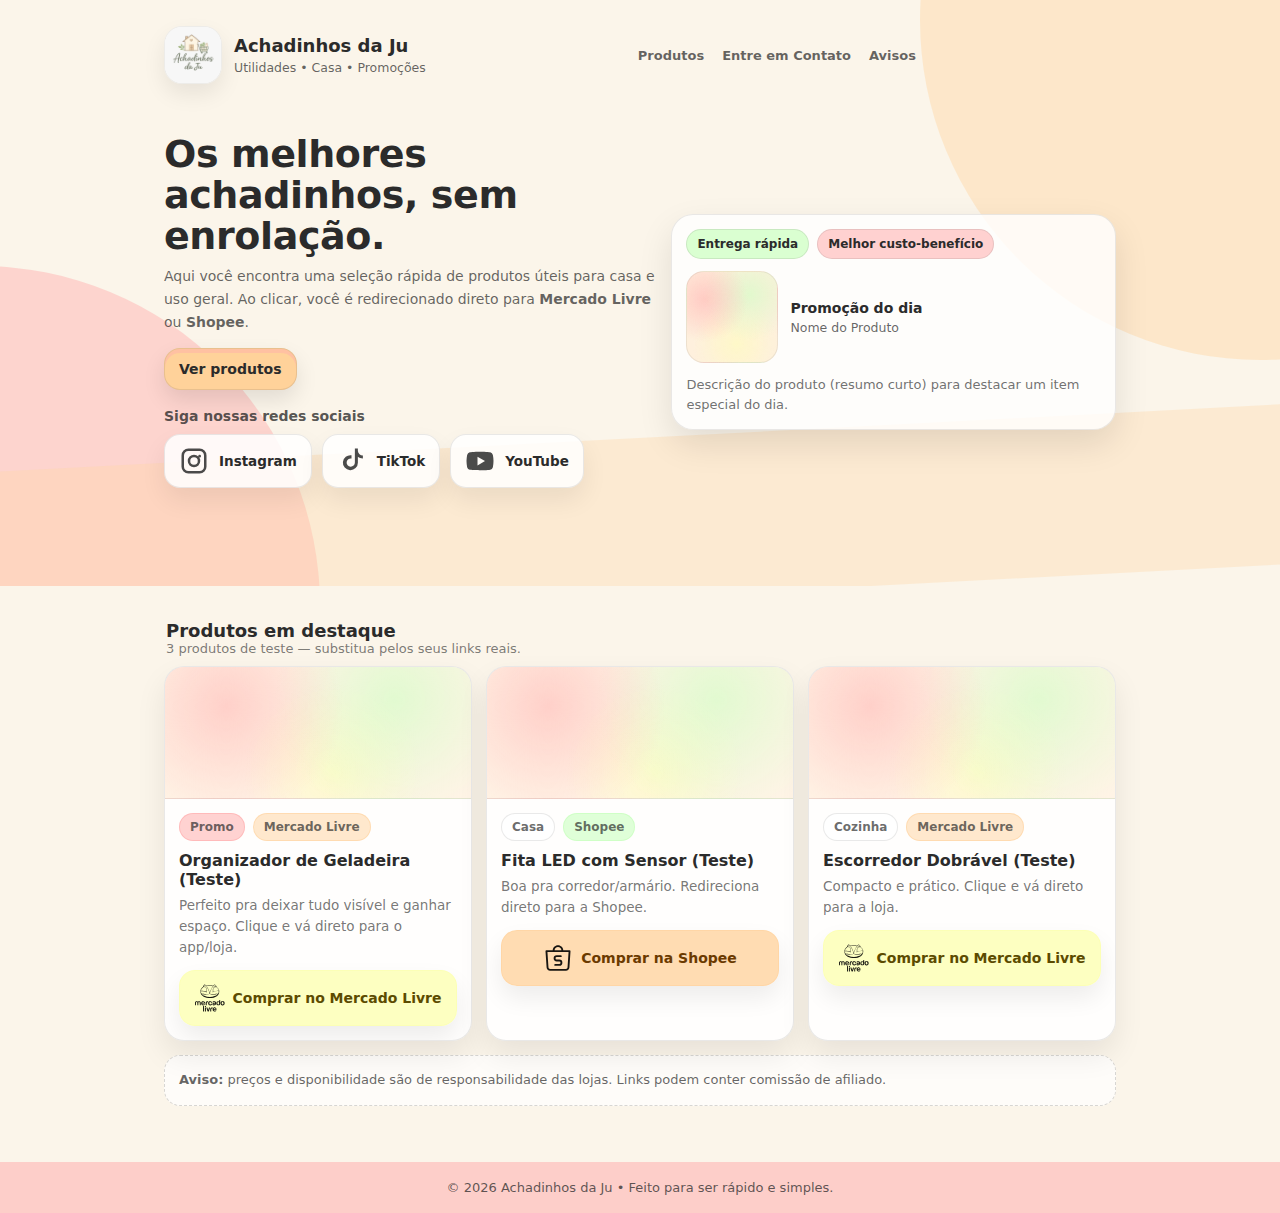
<file: index.html>
<!-- index.html -->
<!doctype html>
<html lang="pt-BR">
<head>
  <meta charset="utf-8" />
  <meta name="viewport" content="width=device-width,initial-scale=1" />

  <title>Achadinhos da Ju — Utilidades e ofertas do dia</title>
  <meta name="description" content="Achadinhos selecionados pela Ju: utilidades para casa, cozinha e gadgets. Links rápidos para Shopee e Mercado Livre." />
  <!-- combina com a estética pastel (barra do navegador no mobile) -->
  <meta name="theme-color" content="#FBF5EA" />

  <meta property="og:title" content="Achadinhos da Ju" />
  <meta property="og:description" content="Ofertas e utilidades selecionadas. Clique e vá direto para Shopee/Mercado Livre." />
  <meta property="og:type" content="website" />

  <!-- Google Analytics (GA4) — TROQUE pelo seu Measurement ID -->
  <script async src="https://www.googletagmanager.com/gtag/js?id=G-4NRKKMLB02"></script>
  <script>
    window.dataLayer = window.dataLayer || [];
    function gtag(){dataLayer.push(arguments);}
    gtag('js', new Date());
    gtag('config', 'G-4NRKKMLB02', { anonymize_ip: true });
  </script>

  <link rel="stylesheet" href="./assets/css/style.css" />
</head>

<body>

  <!-- TOP + HERO -->
  <section class="topHero" id="topo">
    <div class="wrap">

      <!-- HEADER -->
      <header class="header">
        <a class="brandLink" href="#topo" aria-label="Ir para o topo">
          <img class="logoImg" src="./assets/img/logo.png" alt="Achadinhos da Ju" />
          <div class="brandText">
            <h1>Achadinhos da Ju</h1>
            <p>Utilidades • Casa • Promoções</p>
          </div>
        </a>

        <nav class="navDesktop" aria-label="Navegação principal">
          <a class="navLink" href="#produtos" data-nav="produtos">Produtos</a>
          <a class="navLink" href="#como-funciona" data-nav="como-funciona">Entre em Contato</a>
          <a class="navLink" href="#avisos" data-nav="avisos">Avisos</a>
        </nav>
      </header>

      <!-- HERO -->
      <div class="hero">
        <div class="heroLeft">

          <h2 class="heroTitle">Os melhores achadinhos, sem enrolação.</h2>

          <p class="heroText">
            Aqui você encontra uma seleção rápida de produtos úteis para casa e uso geral.
            Ao clicar, você é redirecionado direto para <strong>Mercado Livre</strong> ou <strong>Shopee</strong>.
          </p>

          <div class="heroCtas">
            <a class="btn btnPrimary" href="#produtos" data-cta="ver_produtos">Ver produtos</a>          
          </div>

          <div class="socialFollow" id="como-funciona">
            <span class="socialTitle">Siga nossas redes sociais</span>

            <div class="socialButtons">

              <a class="btn btnGhost btnIcon"
                href="https://instagram.com/SEUINSTAGRAM"
                target="_blank" rel="noopener"
                data-cta="instagram">

                <svg class="icon" viewBox="0 0 24 24" aria-hidden="true">
                  <path fill="currentColor"
                    d="M7.5 2h9A5.5 5.5 0 0 1 22 7.5v9A5.5 5.5 0 0 1 16.5 22h-9A5.5 5.5 0 0 1 2 16.5v-9A5.5 5.5 0 0 1 7.5 2Zm0 2A3.5 3.5 0 0 0 4 7.5v9A3.5 3.5 0 0 0 7.5 20h9a3.5 3.5 0 0 0 3.5-3.5v-9A3.5 3.5 0 0 0 16.5 4h-9ZM12 7a5 5 0 1 1 0 10a5 5 0 0 1 0-10Zm0 2a3 3 0 1 0 0 6a3 3 0 0 0 0-6Zm5.6-.9a1.1 1.1 0 1 1-2.2 0a1.1 1.1 0 0 1 2.2 0Z"/>
                </svg>

                Instagram
              </a>


              <a class="btn btnGhost btnIcon"
                href="https://tiktok.com/@SEUTIKTOK"
                target="_blank" rel="noopener"
                data-cta="tiktok">

                <svg class="icon" viewBox="0 0 24 24" aria-hidden="true">
                  <path fill="currentColor"
                    d="M16.7 2h-2.4v11.2a3.3 3.3 0 1 1-2.7-3.2V7.4a6 6 0 1 0 5.1 5.9V8.6c1.1.8 2.5 1.3 4 1.3V7.5c-2.1 0-3.8-1.6-4-3.6Z"/>
                </svg>

                TikTok
              </a>


              <a class="btn btnGhost btnIcon"
                href="https://youtube.com/@SEUYOUTUBE"
                target="_blank" rel="noopener"
                data-cta="youtube">

                <svg class="icon" viewBox="0 0 24 24" aria-hidden="true">
                  <path fill="currentColor"
                    d="M22.3 7.1a3 3 0 0 0-2.1-2.1C18.4 4.5 12 4.5 12 4.5s-6.4 0-8.2.5A3 3 0 0 0 1.7 7.1 31 31 0 0 0 1.2 12c0 1.6.2 3.3.5 4.9a3 3 0 0 0 2.1 2.1c1.8.5 8.2.5 8.2.5s6.4 0 8.2-.5a3 3 0 0 0 2.1-2.1c.3-1.6.5-3.3.5-4.9s-.2-3.3-.5-4.9ZM10 15.5v-7l6 3.5-6 3.5Z"/>
                </svg>

                YouTube
              </a>

            </div>
          </div>
        </div>

        <div class="heroRight" aria-hidden="true">
          <div class="heroCard">
            <div class="heroCardTop">
              <div class="pill green">Entrega rápida</div>
              <div class="pill pink">Melhor custo-benefício</div>
            </div>

            <div class="heroCardMain">
              <div class="fakeImg"></div>
              <div class="heroCardText">
                <b>Promoção do dia</b>
                <span>Nome do Produto</span>
              </div>
            </div>

            <p class="heroCardDesc">Descrição do produto (resumo curto) para destacar um item especial do dia.</p>
          </div>
        </div>
      </div>

    </div>
  </section>

  <!-- PRODUTOS (conteúdo centralizado) -->
  <main class="wrap">

    <section class="section" id="produtos" aria-label="Produtos em destaque">
      <div class="sectionHead">
        <div>
          <h3>Produtos em destaque</h3>
          <p>3 produtos de teste — substitua pelos seus links reais.</p>
        </div>
      </div>

      <div class="grid">

        <!-- Produto 1 -->
        <article class="card">
          <div class="thumb" role="img" aria-label="Imagem ilustrativa do produto"></div>
          <div class="cardBody">
            <div class="tagRow">
              <span class="tag hot">Promo</span>
              <span class="tag ml">Mercado Livre</span>
            </div>

            <h4>Organizador de Geladeira (Teste)</h4>
            <p>Perfeito pra deixar tudo visível e ganhar espaço. Clique e vá direto para o app/loja.</p>

            <div class="cardActions">
              <a class="btnSmall btnML"
                 href="./r/organizador-geladeira-ml.html"
                 data-product-name="Organizador de Geladeira"
                 data-product-store="ML"
                 data-product-path="./r/organizador-geladeira-ml.html">
                 <img src="./assets/svg/ml.svg"
                    alt="Mercado Livre"
                    class="storeIcon">

                Comprar no Mercado Livre
              </a>
            </div>
          </div>
        </article>

        <!-- Produto 2 -->
        <article class="card">
          <div class="thumb" role="img" aria-label="Imagem ilustrativa do produto"></div>
          <div class="cardBody">
            <div class="tagRow">
              <span class="tag">Casa</span>
              <span class="tag sp">Shopee</span>
            </div>

            <h4>Fita LED com Sensor (Teste)</h4>
            <p>Boa pra corredor/armário. Redireciona direto para a Shopee.</p>

            <div class="cardActions">
              <a class="btnSmall btnSP"
                 href="./r/fita-led-sensor-sp.html"
                 data-product-name="Fita LED com Sensor"
                 data-product-store="Shopee"
                 data-product-path="./r/fita-led-sensor-sp.html">
                 <img src="./assets/svg/shopee.svg"
                      alt="Shopee"
                      class="storeIcon">

                  Comprar na Shopee
              </a>
            </div>
          </div>
        </article>

        <!-- Produto 3 -->
        <article class="card">
          <div class="thumb" role="img" aria-label="Imagem ilustrativa do produto"></div>
          <div class="cardBody">
            <div class="tagRow">
              <span class="tag">Cozinha</span>
              <span class="tag ml">Mercado Livre</span>
            </div>

            <h4>Escorredor Dobrável (Teste)</h4>
            <p>Compacto e prático. Clique e vá direto para a loja.</p>

            <div class="cardActions">
              <a class="btnSmall btnML"
                 href="./r/escorredor-dobravel-ml.html"
                 data-product-name="Escorredor Dobrável"
                 data-product-store="ML"
                 data-product-path="./r/escorredor-dobravel-ml.html">
                <img src="./assets/svg/ml.svg"
                    alt="Mercado Livre"
                    class="storeIcon">

                Comprar no Mercado Livre
              </a>
            </div>
          </div>
        </article>

      </div>

      <div class="note" id="avisos">
        <strong>Aviso:</strong> preços e disponibilidade são de responsabilidade das lojas. Links podem conter comissão de afiliado.       
      </div>
    </section>

  </main>

  <!-- FOOTER full-width -->
  <footer class="footer">
    <div class="footerInner">
      <div>© <span id="year"></span> Achadinhos da Ju • Feito para ser rápido e simples.</div>     
    </div>
  </footer>

  <script src="./assets/js/app.js"></script>
</body>
</html>
</file>
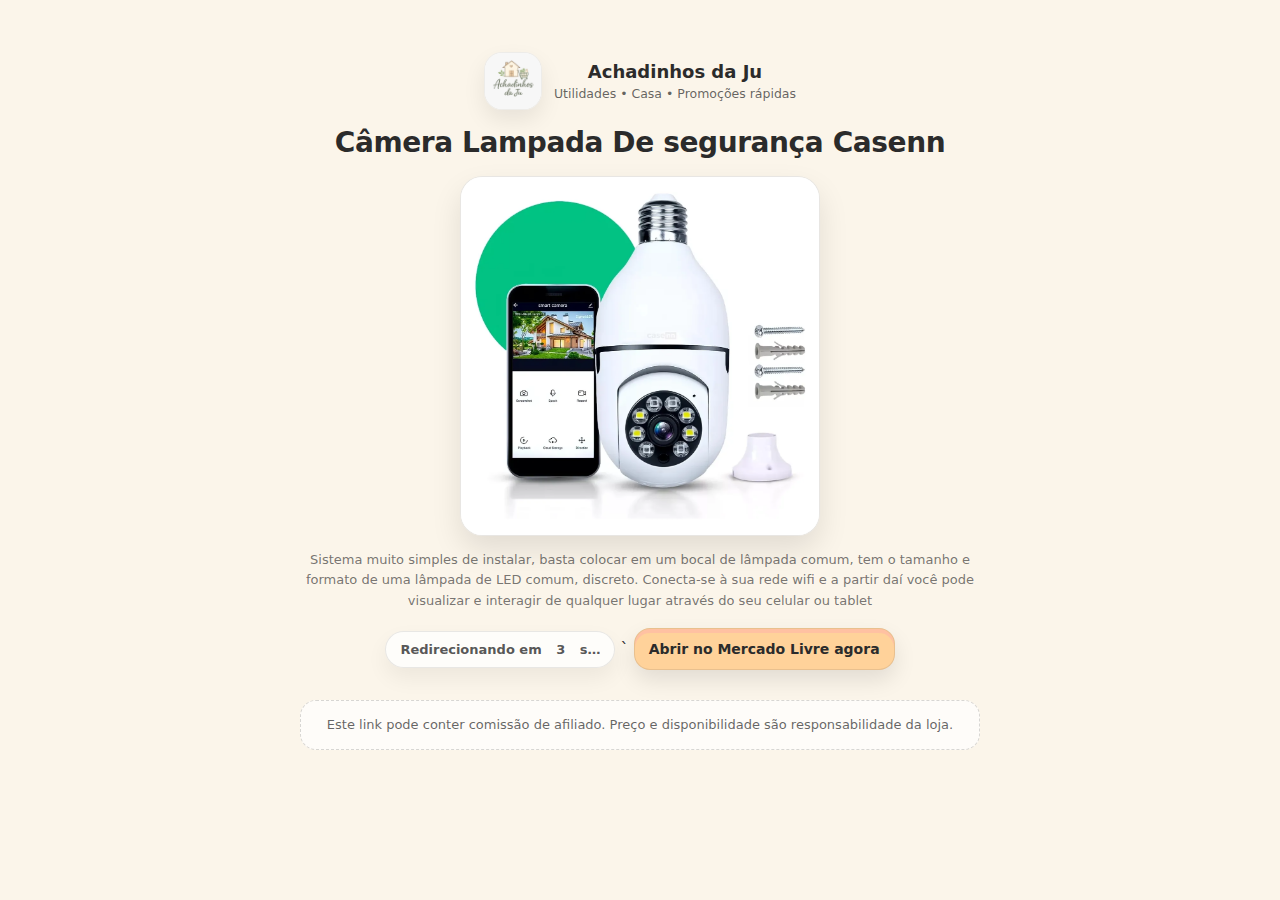
<file: p/camera-lampada-seguranca.html>
<!doctype html>
<html lang="pt-BR">
<head>
  <meta charset="utf-8">
  <!-- TROCAR NOME PRODUTO AQUI -->
  <title>Câmera Lampada De segurança Casenn | Achadinhos da Ju</title>

  <meta name="viewport" content="width=device-width, initial-scale=1">
  <meta name="theme-color" content="#FBF5EA">

  <link rel="stylesheet" href="../assets/css/style.css">

  <!-- Google Analytics (GA4) -->
  <script async src="https://www.googletagmanager.com/gtag/js?id=G-4NRKKMLB02"></script>
  <script>
    window.dataLayer = window.dataLayer || [];
    function gtag(){dataLayer.push(arguments);}
    gtag('js', new Date());
    gtag('config', 'G-4NRKKMLB02', { anonymize_ip: true });
  </script>

  <style>
    .productWrap{
      max-width: 680px;
      margin: 0 auto;
      text-align: center;
      padding-top: 36px;
    }

    .productImg{
      width: 100%;
      max-width: 360px;
      aspect-ratio: 1 / 1;
      object-fit: cover;
      border-radius: 22px;
      margin: 18px auto 14px;
      border: 1px solid rgba(43,43,43,.10);
      box-shadow: 0 14px 30px rgba(0,0,0,.10);
      background: rgba(255,255,255,.65);
    }

    .countdownBox{
      display: inline-flex;
      align-items: center;
      justify-content: center;
      gap: 8px;
      padding: 10px 14px;
      border-radius: 999px;
      border: 1px solid rgba(43,43,43,.10);
      background: rgba(255,255,255,.75);
      box-shadow: 0 10px 22px rgba(0,0,0,.06);
      margin: 10px 0 14px;
      font-weight: 900;
      font-size: 13px;
      color: rgba(43,43,43,.80);
    }

    .countNum{
      min-width: 22px;
      display: inline-block;
    }

    .smallMuted{
      color: rgba(43,43,43,.65);
      font-size: 13px;
      line-height: 1.55;
      margin: 0 0 10px;
    }
  </style>
</head>

<body>
  <main class="wrap">
    <section class="productWrap">

      <a class="brandLink" href="../index.html" aria-label="Voltar para a página inicial" style="justify-content:center; min-width: unset;">
        <img class="logoImg" src="../assets/img/logo.png" alt="Achadinhos da Ju" />
        <div class="brandText">
          <h1 style="margin:0">Achadinhos da Ju</h1>
          <p style="margin:4px 0 0">Utilidades • Casa • Promoções rápidas</p>
        </div>
      </a>

      <!-- TROCAR NOME AQUI -->
      <h2 class="heroTitle" style="margin-top:18px; font-size:28px;">Câmera Lampada De segurança Casenn</h2>

       <!-- TROCAR IMAGEM AQUI -->
      <img
        class="productImg"
        src="../assets/img/camera-seguranca.webp"
        alt="Câmera Lampada De segurança Casenn"
        loading="eager"
      />

      <!-- TROCAR DESCRIÇÃO AQUI -->
      <p class="smallMuted">
        Sistema muito simples de instalar, basta colocar em um bocal de lâmpada comum, tem o tamanho e formato de uma lâmpada de LED comum, discreto. Conecta-se à sua rede wifi e a partir daí você pode visualizar e interagir de qualquer lugar através do seu celular ou tablet
      </p>

      <div class="countdownBox" aria-live="polite">
        Redirecionando em <span class="countNum" id="count">3</span>s…
      </div>
`
      <!-- TROCAR LINK AFILIADO AQUI -->
      <a
        id="cta"
        class="btn btnPrimary"
        href="https://mercadolivre.com/sec/1f8BYXS"
      >
        Abrir no Mercado Livre agora
      </a>

      <p class="note" style="margin-top:18px">
        Este link pode conter comissão de afiliado. Preço e disponibilidade são responsabilidade da loja.
      </p>

    </section>
  </main>

  <script>
    // ⏱️ Tempo total do redirecionamento (em segundos)
    let seconds = 3;

    const countEl = document.getElementById('count');
    const ctaEl = document.getElementById('cta');

    // label pra identificar o produto no GA
    // TROCAR LABEL AQUI (de preferência, usar o nome do produto ou algo que faça sentido pra você identificar depois nos relatórios)
    const productLabel = 'camera-lampada-seguranca';

    function trackOutbound(type) {
      // type: 'manual_click' | 'auto_redirect'
      try {
        gtag('event', type, {
          event_category: 'affiliate',
          event_label: productLabel,
          transport_type: 'beacon'
        });
      } catch (e) {
        // se GA não carregar por algum motivo, segue o fluxo normal
      }
    }

    // clique manual (fallback)
    ctaEl.addEventListener('click', () => {
      trackOutbound('manual_click');
    });

    // Atualiza número imediatamente
    countEl.textContent = seconds;

    // ✅ contador real (1s)
    const timer = setInterval(() => {
      seconds--;
      countEl.textContent = seconds;

      if (seconds <= 0) {
        clearInterval(timer);

        // marca evento de redirect automático
        trackOutbound('auto_redirect');

        // dá um "respiro" mínimo pro beacon sair (não atrapalha o UX)
        setTimeout(() => {
          window.location.href = ctaEl.href;
        }, 120);
      }
    }, 1000);
  </script>
</body>
</html>
</file>
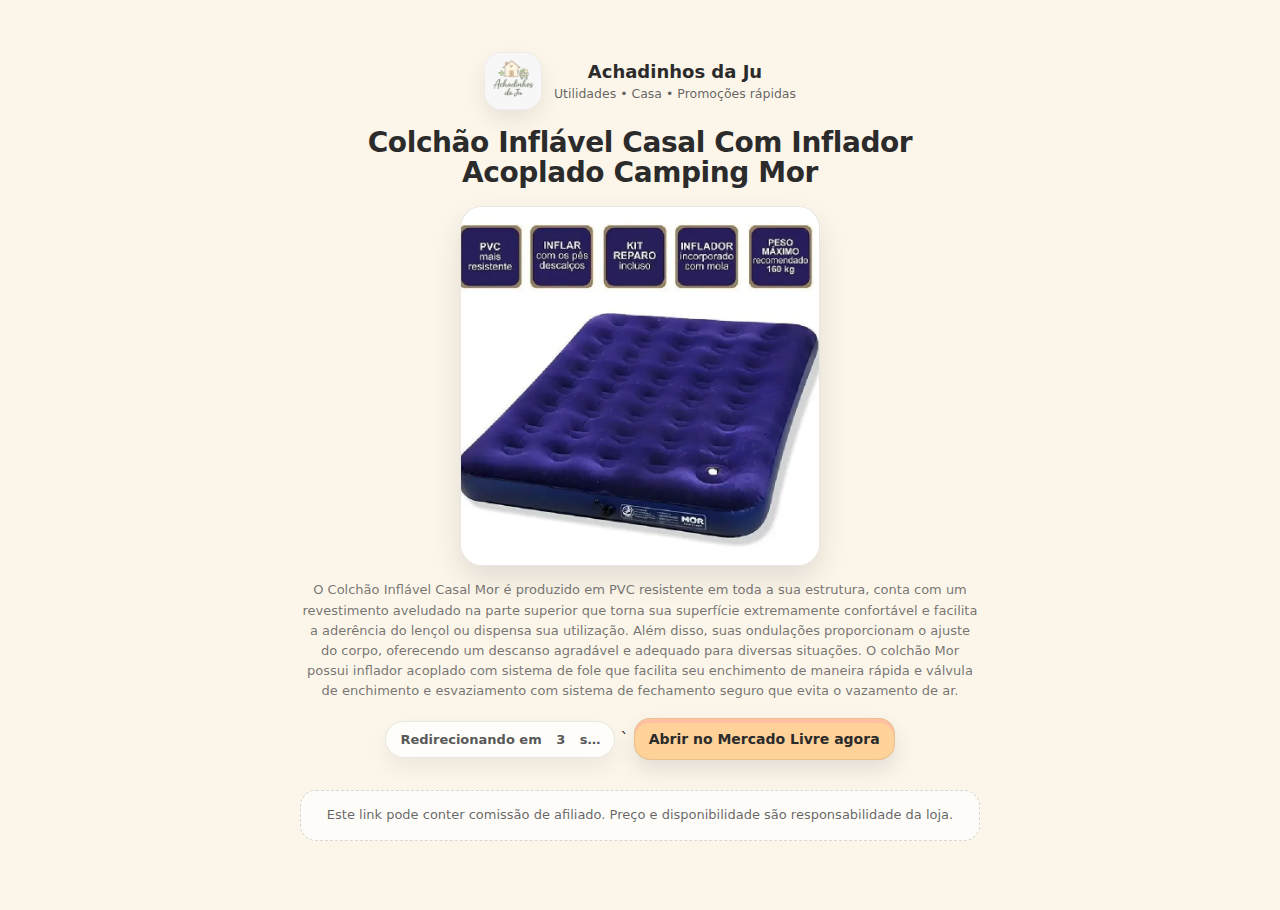
<file: p/colchao-inflavel.html>
<!doctype html>
<html lang="pt-BR">
<head>
  <meta charset="utf-8">
  <!-- TROCAR NOME PRODUTO AQUI -->
  <title>Colchão Inflável MOR | Achadinhos da Ju</title>

  <meta name="viewport" content="width=device-width, initial-scale=1">
  <meta name="theme-color" content="#FBF5EA">

  <link rel="stylesheet" href="../assets/css/style.css">

  <!-- Google Analytics (GA4) -->
  <script async src="https://www.googletagmanager.com/gtag/js?id=G-4NRKKMLB02"></script>
  <script>
    window.dataLayer = window.dataLayer || [];
    function gtag(){dataLayer.push(arguments);}
    gtag('js', new Date());
    gtag('config', 'G-4NRKKMLB02', { anonymize_ip: true });
  </script>

  <style>
    .productWrap{
      max-width: 680px;
      margin: 0 auto;
      text-align: center;
      padding-top: 36px;
    }

    .productImg{
      width: 100%;
      max-width: 360px;
      aspect-ratio: 1 / 1;
      object-fit: cover;
      border-radius: 22px;
      margin: 18px auto 14px;
      border: 1px solid rgba(43,43,43,.10);
      box-shadow: 0 14px 30px rgba(0,0,0,.10);
      background: rgba(255,255,255,.65);
    }

    .countdownBox{
      display: inline-flex;
      align-items: center;
      justify-content: center;
      gap: 8px;
      padding: 10px 14px;
      border-radius: 999px;
      border: 1px solid rgba(43,43,43,.10);
      background: rgba(255,255,255,.75);
      box-shadow: 0 10px 22px rgba(0,0,0,.06);
      margin: 10px 0 14px;
      font-weight: 900;
      font-size: 13px;
      color: rgba(43,43,43,.80);
    }

    .countNum{
      min-width: 22px;
      display: inline-block;
    }

    .smallMuted{
      color: rgba(43,43,43,.65);
      font-size: 13px;
      line-height: 1.55;
      margin: 0 0 10px;
    }
  </style>
</head>

<body>
  <main class="wrap">
    <section class="productWrap">

      <a class="brandLink" href="../index.html" aria-label="Voltar para a página inicial" style="justify-content:center; min-width: unset;">
        <img class="logoImg" src="../assets/img/logo.png" alt="Achadinhos da Ju" />
        <div class="brandText">
          <h1 style="margin:0">Achadinhos da Ju</h1>
          <p style="margin:4px 0 0">Utilidades • Casa • Promoções rápidas</p>
        </div>
      </a>

      <!-- TROCAR NOME AQUI -->
      <h2 class="heroTitle" style="margin-top:18px; font-size:28px;">Colchão Inflável Casal Com Inflador Acoplado Camping Mor</h2>

       <!-- TROCAR IMAGEM AQUI -->
      <img
        class="productImg"
        src="../assets/img/colchao-inflavel.webp"
        alt="Colchão Inflável Casal Com Inflador Acoplado Camping Mor"
        loading="eager"
      />

      <!-- TROCAR DESCRIÇÃO AQUI -->
      <p class="smallMuted">
        O Colchão Inflável Casal Mor é produzido em PVC resistente em toda a sua estrutura, conta com um revestimento aveludado na parte superior que torna sua superfície extremamente confortável e facilita a aderência do lençol ou dispensa sua utilização. Além disso, suas ondulações proporcionam o ajuste do corpo, oferecendo um descanso agradável e adequado para diversas situações.
        O colchão Mor possui inflador acoplado com sistema de fole que facilita seu enchimento de maneira rápida e válvula de enchimento e esvaziamento com sistema de fechamento seguro que evita o vazamento de ar.     
      </p>

      <div class="countdownBox" aria-live="polite">
        Redirecionando em <span class="countNum" id="count">3</span>s…
      </div>
`
      <!-- TROCAR LINK AFILIADO AQUI -->
      <a
        id="cta"
        class="btn btnPrimary"
        href="https://mercadolivre.com/sec/2BRKJk3"
      >
        Abrir no Mercado Livre agora
      </a>

      <p class="note" style="margin-top:18px">
        Este link pode conter comissão de afiliado. Preço e disponibilidade são responsabilidade da loja.
      </p>

    </section>
  </main>

  <script>
    // ⏱️ Tempo total do redirecionamento (em segundos)
    let seconds = 3;

    const countEl = document.getElementById('count');
    const ctaEl = document.getElementById('cta');

    // label pra identificar o produto no GA
    // TROCAR LABEL AQUI (de preferência, usar o nome do produto ou algo que faça sentido pra você identificar depois nos relatórios)
    const productLabel = 'colchao-inflavel';

    function trackOutbound(type) {
      // type: 'manual_click' | 'auto_redirect'
      try {
        gtag('event', type, {
          event_category: 'affiliate',
          event_label: productLabel,
          transport_type: 'beacon'
        });
      } catch (e) {
        // se GA não carregar por algum motivo, segue o fluxo normal
      }
    }

    // clique manual (fallback)
    ctaEl.addEventListener('click', () => {
      trackOutbound('manual_click');
    });

    // Atualiza número imediatamente
    countEl.textContent = seconds;

    // ✅ contador real (1s)
    const timer = setInterval(() => {
      seconds--;
      countEl.textContent = seconds;

      if (seconds <= 0) {
        clearInterval(timer);

        // marca evento de redirect automático
        trackOutbound('auto_redirect');

        // dá um "respiro" mínimo pro beacon sair (não atrapalha o UX)
        setTimeout(() => {
          window.location.href = ctaEl.href;
        }, 120);
      }
    }, 1000);
  </script>
</body>
</html>
</file>
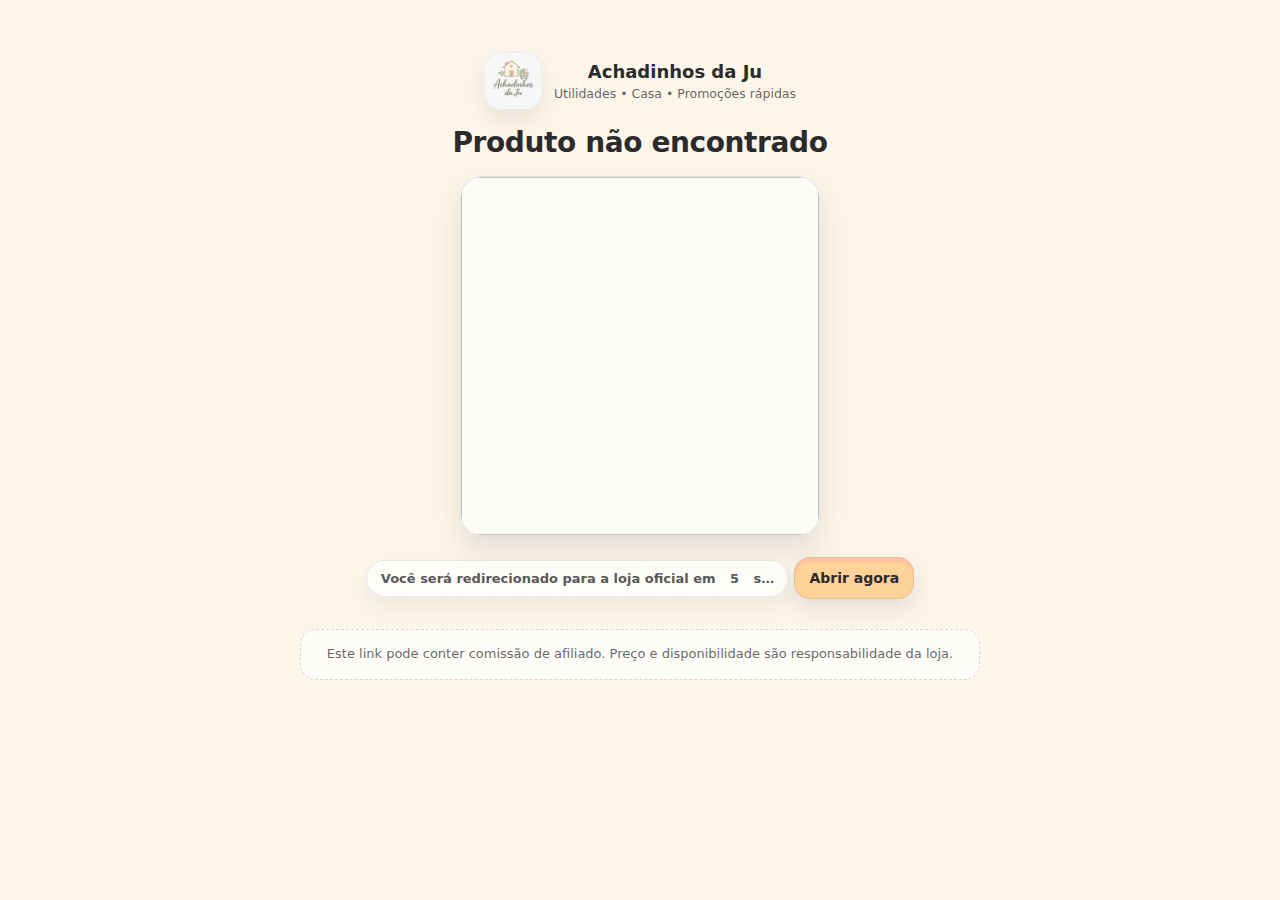
<file: p/produto.html>
<!doctype html>
<html lang="pt-BR">
<head>
  <meta charset="utf-8" />
  <title id="pageTitle">Carregando… | Achadinhos da Ju</title>
  <meta name="viewport" content="width=device-width, initial-scale=1" />
  <meta name="theme-color" content="#FBF5EA" />

  <link rel="stylesheet" href="../assets/css/style.css" />

  <script async src="https://www.googletagmanager.com/gtag/js?id=G-4NRKKMLB02"></script>
  <script>
    window.dataLayer = window.dataLayer || [];
    function gtag(){dataLayer.push(arguments);}
    gtag('js', new Date());
    gtag('config', 'G-4NRKKMLB02', { anonymize_ip: true });
  </script>

  <style>
    .productWrap{
      max-width: 680px;
      margin: 0 auto;
      text-align: center;
      padding-top: 36px;
    }

    .productImg{
      width: 100%;
      max-width: 360px;
      aspect-ratio: 1 / 1;
      object-fit: cover;
      border-radius: 22px;
      margin: 18px auto 14px;
      border: 1px solid rgba(43,43,43,.10);
      box-shadow: 0 14px 30px rgba(0,0,0,.10);
      background: rgba(255,255,255,.65);
    }

    .countdownBox{
      display: inline-flex;
      align-items: center;
      justify-content: center;
      gap: 8px;
      padding: 10px 14px;
      border-radius: 999px;
      border: 1px solid rgba(43,43,43,.10);
      background: rgba(255,255,255,.75);
      box-shadow: 0 10px 22px rgba(0,0,0,.06);
      margin: 10px 0 14px;
      font-weight: 900;
      font-size: 13px;
      color: rgba(43,43,43,.80);
    }

    .countNum{
      min-width: 22px;
      display: inline-block;
    }

    .smallMuted{
      color: rgba(43,43,43,.65);
      font-size: 13px;
      line-height: 1.55;
      margin: 0 0 10px;
    }
  </style>
</head>

<body>
  <main class="wrap">
    <section class="productWrap">

      <a class="brandLink" href="../index.html" style="justify-content:center; min-width: unset;">
        <img class="logoImg" src="../assets/img/logo.png" alt="Achadinhos da Ju" />
        <div class="brandText">
          <h1 style="margin:0">Achadinhos da Ju</h1>
          <p style="margin:4px 0 0">Utilidades • Casa • Promoções rápidas</p>
        </div>
      </a>

      <h2 class="heroTitle" id="productName" style="margin-top:18px; font-size:28px;"></h2>

      <img class="productImg" id="productImg" loading="eager" />

      <p class="smallMuted" id="productDesc"></p>

      <div class="countdownBox" aria-live="polite">
        Você será redirecionado para a loja oficial em <span class="countNum" id="count">5</span>s…
      </div>

      <a id="cta" class="btn btnPrimary" target="_blank" rel="noopener">
        Abrir agora
      </a>

      <p class="note" style="margin-top:18px">
        Este link pode conter comissão de afiliado. Preço e disponibilidade são responsabilidade da loja.
      </p>

    </section>
  </main>

  <script src="../assets/js/produto.js"></script>
</body>
</html>
</file>
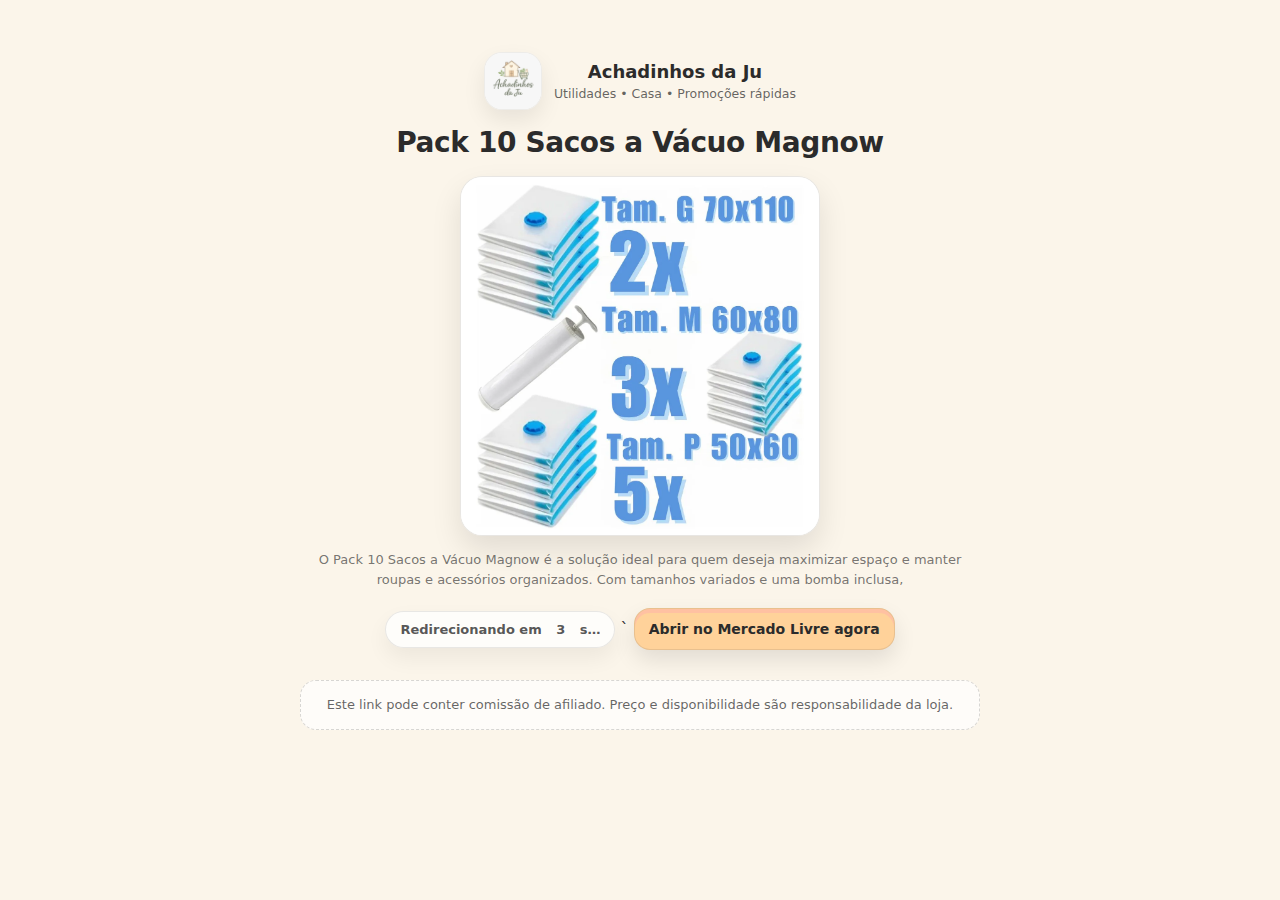
<file: p/sacos-vacuo.html>
<!doctype html>
<html lang="pt-BR">
<head>
  <meta charset="utf-8">
  <!-- TROCAR NOME PRODUTO AQUI -->
  <title>Pack 10 Sacos a Vácuo Magnow | Achadinhos da Ju</title>

  <meta name="viewport" content="width=device-width, initial-scale=1">
  <meta name="theme-color" content="#FBF5EA">

  <link rel="stylesheet" href="../assets/css/style.css">

  <!-- Google Analytics (GA4) -->
  <script async src="https://www.googletagmanager.com/gtag/js?id=G-4NRKKMLB02"></script>
  <script>
    window.dataLayer = window.dataLayer || [];
    function gtag(){dataLayer.push(arguments);}
    gtag('js', new Date());
    gtag('config', 'G-4NRKKMLB02', { anonymize_ip: true });
  </script>

  <style>
    .productWrap{
      max-width: 680px;
      margin: 0 auto;
      text-align: center;
      padding-top: 36px;
    }

    .productImg{
      width: 100%;
      max-width: 360px;
      aspect-ratio: 1 / 1;
      object-fit: cover;
      border-radius: 22px;
      margin: 18px auto 14px;
      border: 1px solid rgba(43,43,43,.10);
      box-shadow: 0 14px 30px rgba(0,0,0,.10);
      background: rgba(255,255,255,.65);
    }

    .countdownBox{
      display: inline-flex;
      align-items: center;
      justify-content: center;
      gap: 8px;
      padding: 10px 14px;
      border-radius: 999px;
      border: 1px solid rgba(43,43,43,.10);
      background: rgba(255,255,255,.75);
      box-shadow: 0 10px 22px rgba(0,0,0,.06);
      margin: 10px 0 14px;
      font-weight: 900;
      font-size: 13px;
      color: rgba(43,43,43,.80);
    }

    .countNum{
      min-width: 22px;
      display: inline-block;
    }

    .smallMuted{
      color: rgba(43,43,43,.65);
      font-size: 13px;
      line-height: 1.55;
      margin: 0 0 10px;
    }
  </style>
</head>

<body>
  <main class="wrap">
    <section class="productWrap">

      <a class="brandLink" href="../index.html" aria-label="Voltar para a página inicial" style="justify-content:center; min-width: unset;">
        <img class="logoImg" src="../assets/img/logo.png" alt="Achadinhos da Ju" />
        <div class="brandText">
          <h1 style="margin:0">Achadinhos da Ju</h1>
          <p style="margin:4px 0 0">Utilidades • Casa • Promoções rápidas</p>
        </div>
      </a>

      <!-- TROCAR NOME AQUI -->
      <h2 class="heroTitle" style="margin-top:18px; font-size:28px;">Pack 10 Sacos a Vácuo Magnow</h2>

       <!-- TROCAR IMAGEM AQUI -->
      <img
        class="productImg"
        src="../assets/img/sacos-vacuo.webp"
        alt="Pack 10 Sacos a Vácuo Magnow"
        loading="eager"
      />

      <!-- TROCAR DESCRIÇÃO AQUI -->
      <p class="smallMuted">
        O Pack 10 Sacos a Vácuo Magnow é a solução ideal para quem deseja maximizar espaço e manter roupas e acessórios organizados. Com tamanhos variados e uma bomba inclusa,     
      </p>

      <div class="countdownBox" aria-live="polite">
        Redirecionando em <span class="countNum" id="count">3</span>s…
      </div>
`
      <!-- TROCAR LINK AFILIADO AQUI -->
      <a
        id="cta"
        class="btn btnPrimary"
        href="https://mercadolivre.com/sec/1XNxUCV"
      >
        Abrir no Mercado Livre agora
      </a>

      <p class="note" style="margin-top:18px">
        Este link pode conter comissão de afiliado. Preço e disponibilidade são responsabilidade da loja.
      </p>

    </section>
  </main>

  <script>
    // ⏱️ Tempo total do redirecionamento (em segundos)
    let seconds = 3;

    const countEl = document.getElementById('count');
    const ctaEl = document.getElementById('cta');

    // label pra identificar o produto no GA
    // TROCAR LABEL AQUI (de preferência, usar o nome do produto ou algo que faça sentido pra você identificar depois nos relatórios)
    const productLabel = 'sacos-vacuo';

    function trackOutbound(type) {
      // type: 'manual_click' | 'auto_redirect'
      try {
        gtag('event', type, {
          event_category: 'affiliate',
          event_label: productLabel,
          transport_type: 'beacon'
        });
      } catch (e) {
        // se GA não carregar por algum motivo, segue o fluxo normal
      }
    }

    // clique manual (fallback)
    ctaEl.addEventListener('click', () => {
      trackOutbound('manual_click');
    });

    // Atualiza número imediatamente
    countEl.textContent = seconds;

    // ✅ contador real (1s)
    const timer = setInterval(() => {
      seconds--;
      countEl.textContent = seconds;

      if (seconds <= 0) {
        clearInterval(timer);

        // marca evento de redirect automático
        trackOutbound('auto_redirect');

        // dá um "respiro" mínimo pro beacon sair (não atrapalha o UX)
        setTimeout(() => {
          window.location.href = ctaEl.href;
        }, 120);
      }
    }, 1000);
  </script>
</body>
</html>
</file>
<file: assets/css/style.css>
/* assets/css/style.css */

/* ===== Base ===== */
:root{
  --page-bg: #FBF5EA;

  --pink:  #FFADAD;
  --peach: #FFD6A5;
  --yellow:#FDFFB6;
  --green: #CAFFBF;

  --ink: #2b2b2b;
  --muted: rgba(43,43,43,.72);
  --muted2: rgba(43,43,43,.55);
  --border: rgba(43,43,43,.10);

  --max: 980px;
  --radius: 20px;
  --shadow: 0 14px 34px rgba(0,0,0,.10);

  --font: ui-sans-serif, system-ui, -apple-system, Segoe UI, Roboto, Helvetica, Arial;
}

*{ box-sizing: border-box; }
html, body{ height:100%; }
img{ max-width:100%; display:block; }

body{
  margin:0;
  font-family: var(--font);
  color: var(--ink);
  background-color: var(--page-bg);
  -webkit-font-smoothing: antialiased;
}

a{ color: inherit; }

.wrap{
  max-width: var(--max);
  margin: 0 auto;
  padding: 16px 14px 56px;
}

/* ===== TopHero faixa (header + hero), com formas leves ===== */
.topHero{
  position: relative;
  overflow: hidden;
  background-color: var(--page-bg);
}

/* formas suaves tipo template (sem imagem) */
.topHero::before,
.topHero::after{
  content:"";
  position:absolute;
  width: 680px;
  height: 680px;
  border-radius: 999px;
  opacity: .45;
  pointer-events: none;
}

.topHero::before{
  background: var(--peach);
  top: -320px;
  right: -320px;
}

.topHero::after{
  background: var(--pink);
  bottom: -360px;
  left: -360px;
}

.topHero{
  position: relative;
  overflow: hidden;
  background-color: var(--page-bg);
}

/* mantém os blobs */
.topHero::before,
.topHero::after{
  content:"";
  position:absolute;
  width: 680px;
  height: 680px;
  border-radius: 999px;
  opacity: .45;
  pointer-events: none;
}

.topHero::before{
  background: var(--peach);
  top: -320px;
  right: -320px;
}

.topHero::after{
  background: var(--pink);
  bottom: -360px;
  left: -360px;
}

/* NOVO: onda full-width no próprio topHero */
.topHero::marker{ content:""; } /* ignora (segurança) */

/* terceira forma com pseudo no wrap (full bleed usando calc) */
.topHero .wrap{
  position: relative;
  z-index: 1;
}

/* onda full width usando pseudo adicional via box-shadow hack */
.topHero .wrap::after{
  content:"";
  position:absolute;
  left: 50%;
  transform: translateX(-50%) rotate(-3deg);
  bottom: -12px;
  width: 120vw;         /* ultrapassa laterais */
  height: 160px;
  background: rgba(255,214,165,.35);
  border-radius: 999px;
  z-index: 0;
  pointer-events: none;
}

.topHero .wrap > *{
  position: relative;
  z-index: 1;
}


/* ===== Header ===== */
.header{
  display:flex;
  align-items:center;
  justify-content: space-between;
  gap: 12px;
  padding: 10px 0 18px;
}

.brandLink{
  display:flex;
  align-items:center;
  gap: 12px;
  text-decoration:none;
  min-width: 240px;
}

.logoImg{
  width: 58px;
  height: 58px;
  border-radius: 18px;
  object-fit: cover;
  background: rgba(255,255,255,.75);
  border: 1px solid rgba(43,43,43,.08);
  box-shadow: 0 10px 22px rgba(0,0,0,.08);
}

.brandText h1{
  margin:0;
  font-size: 18px;
  font-weight: 900;
}
.brandText p{
  margin: 4px 0 0;
  font-size: 12.5px;
  color: var(--muted);
}

/* menu desktop (some no mobile) */
.navDesktop{
  display:none;
  gap: 18px;
  align-items:center;
  justify-content:center;
  flex: 1;
}
.navLink{
  text-decoration:none;
  font-weight: 800;
  font-size: 13px;
  color: rgba(43,43,43,.72);
}
.navLink:hover{ text-decoration: underline; }

/* ===== Hero 2 colunas ===== */
.hero{
  display:grid;
  grid-template-columns: 1fr;
  gap: 16px;
  padding: 10px 0 24px;
}

.heroLeft{ padding: 8px 0; }

.heroTitle{
  margin: 14px 0 8px;
  font-size: 30px;
  line-height: 1.08;
  letter-spacing: -.4px;
}

.heroText{
  margin:0;
  color: rgba(43,43,43,.72);
  font-size: 14px;
  line-height: 1.65;
}

.heroCtas{
  display:flex;
  flex-wrap: wrap;
  gap: 10px;
  margin-top: 14px;
}

/* botões */
.btn{
  display:inline-flex;
  align-items:center;
  justify-content:center;
  padding: 12px 14px;
  border-radius: 16px;
  border: 1px solid rgba(43,43,43,.10);
  background: rgba(255,255,255,.85);
  text-decoration:none;
  font-weight: 900;
  font-size: 14px;
  box-shadow: 0 12px 26px rgba(0,0,0,.07);
  transition: transform .12s ease, filter .12s ease;
}
.btn:hover{ transform: translateY(-1px); filter:saturate(1.04); }

.btnPrimary{ background: var(--peach); }
.btnGreen{ background: var(--green); }
.btnGhost{ background: rgba(255,255,255,.85); }

.heroNote{
  margin: 14px 0 0;
  color: rgba(43,43,43,.72);
  font-size: 13px;
  line-height: 1.6;
}

/* Área visual direita */
.heroRight{
  position: relative;
  min-height: 260px;
}

.heroCard{
  background: rgba(255,255,255,.80);
  border: 1px solid rgba(43,43,43,.10);
  border-radius: 22px;
  box-shadow: var(--shadow);
  padding: 14px;
  margin-top: 80px; 
}

.heroCardTop{
  display:flex;
  gap: 8px;
  flex-wrap: wrap;
}

.socialFollow{
  margin-top: 18px;
}

.socialTitle{
  display:block;
  font-weight: 900;
  font-size: 14px;
  margin-bottom: 10px;
  color: rgba(43,43,43,.8);
}

.socialButtons{
  display:flex;
  flex-wrap: wrap;
  gap: 10px;
}


.socialButtons .btn{
  padding: 11px 14px;
  font-size: 13.5px;
}


.pill{
  font-size: 12px;
  font-weight: 900;
  padding: 7px 10px;
  border-radius: 999px;
  border: 1px solid rgba(43,43,43,.10);
  background: rgba(255,255,255,.75);
}
.pill.pink{ background: rgba(255,173,173,.55); }
.pill.green{ background: rgba(202,255,191,.70); }

.heroCardMain{
  display:flex;
  gap: 12px;
  align-items:center;
  margin-top: 12px;
}

.fakeImg{
  width: 92px;
  height: 92px;
  border-radius: 18px;
  background:
    radial-gradient(circle at 20% 30%, rgba(255,173,173,.55), transparent 45%),
    radial-gradient(circle at 70% 25%, rgba(202,255,191,.55), transparent 50%),
    radial-gradient(circle at 55% 80%, rgba(253,255,182,.55), transparent 50%),
    rgba(255,214,165,.35);
  border: 1px solid rgba(43,43,43,.08);
}

.heroCardText b{ display:block; font-size: 14px; }
.heroCardText span{ display:block; font-size: 12.5px; color: var(--muted); margin-top: 4px; }

.heroCardDesc{
  margin: 12px 0 0;
  color: rgba(43,43,43,.68);
  font-size: 13px;
  line-height: 1.55;
}

/* ===== Seção Produtos ===== */
.section{ margin-top: 18px; }

.sectionHead{
  display:flex;
  flex-direction: column;
  gap: 6px;
  margin-bottom: 10px;
  padding: 0 2px;
}

.sectionHead h3{
  margin:0;
  font-size: 18px;
  font-weight: 900;
}

.sectionHead p{
  margin:0;
  color: rgba(43,43,43,.62);
  font-size: 13px;
}

.grid{
  display:grid;
  grid-template-columns: 1fr;
  gap: 14px;
}

.card{
  border: 1px solid rgba(43,43,43,.10);
  border-radius: var(--radius);
  background: rgba(255,255,255,.88);
  overflow:hidden;
  box-shadow: 0 14px 30px rgba(0,0,0,.08);
  transition: transform .12s ease, background .12s ease;
}

.card:hover{
  transform: translateY(-2px);
  background: rgba(255,255,255,.95);
}

.thumb{
  height: 132px;
  background:
    radial-gradient(circle at 20% 30%, rgba(255,173,173,.50), transparent 45%),
    radial-gradient(circle at 75% 25%, rgba(202,255,191,.55), transparent 48%),
    radial-gradient(circle at 55% 80%, rgba(253,255,182,.55), transparent 45%),
    rgba(255,214,165,.25);
  border-bottom: 1px solid rgba(43,43,43,.08);
}

.cardBody{ padding: 14px; }

.tagRow{
  display:flex;
  gap: 8px;
  flex-wrap: wrap;
  margin-bottom: 10px;
}

.tag{
  font-size: 12px;
  padding: 6px 10px;
  border-radius: 999px;
  border: 1px solid rgba(43,43,43,.10);
  background: rgba(255,255,255,.75);
  color: rgba(43,43,43,.70);
  font-weight: 800;
}

.tag.hot{
  background: rgba(255,173,173,.55);
  border-color: rgba(255,173,173,.65);
}

.tag.ml{
  background: rgba(255,214,165,.55);
  border-color: rgba(255,214,165,.70);
}

.tag.sp{
  background: rgba(202,255,191,.60);
  border-color: rgba(202,255,191,.75);
}

.card h4{
  margin: 0 0 6px;
  font-size: 16px;
  font-weight: 900;
}

.card p{
  margin: 0 0 12px;
  color: rgba(43,43,43,.65);
  font-size: 13.5px;
  line-height: 1.55;
}

.cardActions{
  display:flex;
  gap: 10px;
  flex-wrap: wrap;
}

.btnIcon{
  display: inline-flex;
  align-items: center;
  gap: 10px;
}

/* Ícone SEMPRE pequeno (desktop e mobile) */
.btnIcon .icon{
  width: 18px;
  height: 18px;
  min-width: 30px;
  min-height: 30px;
  flex: 0 0 18px;
  display: inline-block;
  vertical-align: middle;
  color: rgba(43,43,43,.85); /* cor do ícone */
}

/* só pra ficar mais “delicado” */
.socialButtons .btn{
  padding: 11px 14px;
}


.btnSmall{
  width: 100%;
  padding: 12px 14px;
  border-radius: 16px;
  border: 1px solid rgba(43,43,43,.10);
  background: rgba(255,255,255,.90);
  text-decoration:none;
  text-align:center;
  font-weight: 900;
  font-size: 14px;
  box-shadow: 0 12px 24px rgba(0,0,0,.07);
  transition: transform .12s ease, filter .12s ease, background .12s ease;
}
.btnSmall:hover{
  transform: translateY(-1px);
  filter: saturate(1.03);
  background: rgba(255,255,255,1);
}

.btnML{
  background: rgba(255,214,165,.70);
}
.btnSP{
  background: rgba(202,255,191,.75);
}

.note{
  margin-top: 14px;
  padding: 14px;
  border-radius: 16px;
  border: 1px dashed rgba(43,43,43,.18);
  color: rgba(43,43,43,.72);
  background: rgba(255,255,255,.70);
  font-size: 13px;
  line-height: 1.6;
}

/* ===== Footer full width ===== */
.footer{
  padding: 18px 14px;
  background-color: rgba(255,173,173,.55);
  color: rgba(43,43,43,.75);
  font-size: 13px;
  border-radius: 0;
  box-shadow: none;
}

.footerInner{
  max-width: var(--max);
  margin: 0 auto;
  display:flex;
  justify-content: center;
  gap: 12px;
}

.footerLinks{
  display:flex;
  gap: 12px;
  flex-wrap: wrap;
}

.mutedLink{
  color: rgba(43,43,43,.72);
  text-decoration: none;
  font-weight: 900;
}
.mutedLink:hover{ text-decoration: underline; }


/* =========================
   Ícones das lojas
========================= */

.storeIcon{
  width: 30px;
  height: 30px;
  margin-right: 8px;
  flex-shrink: 0;
  opacity: .9;
}

/* =========================
   Botão Mercado Livre
========================= */

.btnML{
  display: inline-flex;
  align-items: center;
  justify-content: center;

  background: rgba(253, 255, 182, .85); /* amarelo pastel */
  color: #5c4b00;
  border-color: rgba(253, 255, 182, .9);
}

.btnML:hover{
  background: rgba(253, 255, 182, .95);
  filter: saturate(1.05);
}

/* =========================
   Botão Shopee
========================= */

.btnSP{
  display: inline-flex;
  align-items: center;
  justify-content: center;

  background: rgba(255, 214, 165, .85); /* pêssego pastel */
  color: #6b3a00;
  border-color: rgba(255, 214, 165, .9);
}

.btnSP:hover{
  background: rgba(255, 214, 165, .95);
  filter: saturate(1.05);
}

/* ===== Mobile UX ===== */
@media (max-width: 480px){
  .heroCtas{ flex-direction: column; }
  .btn{ width: 100%; }

  .heroCard{ padding: 12px; margin-top: 80px; }
  .fakeImg{ width:72px; height:72px; }
}

/* ===== Desktop layout ===== */
@media (min-width: 860px){
  .navDesktop{ display:flex; }

  .hero{
    grid-template-columns: 1.05fr .95fr;
    align-items: center;
    padding-bottom: 34px;
  }

  .heroTitle{ font-size: 38px; }
  .heroRight{ min-height: 340px; }

  .grid{
    grid-template-columns: repeat(3, 1fr);
  }

  .footerInner{
    flex-direction: row; 
    align-items: center;
  }
}

@media (max-width: 480px){
  .socialButtons{
    flex-direction: column;
  }
}

/* =========================
   CTA principal – destaque desktop
========================= */

/* estado padrão (desktop) */
@media (min-width: 860px){
  .btnPrimary{
    background-color: #FFD29A; /* levemente mais saturado */
    box-shadow:
      0 10px 22px rgba(0,0,0,.10),
      0 4px 0 rgba(255,173,173,.45) inset;
    transition:
      transform .18s ease,
      box-shadow .18s ease,
      filter .18s ease;
  }

  /* hover elegante */
  .btnPrimary:hover{
    transform: translateY(-2px);
    filter: saturate(1.08);
    box-shadow:
      0 18px 36px rgba(0,0,0,.14),
      0 4px 0 rgba(255,173,173,.55) inset;
  }

  /* feedback de clique */
  .btnPrimary:active{
    transform: translateY(0);
    box-shadow:
      0 10px 22px rgba(0,0,0,.10),
      0 2px 0 rgba(255,173,173,.45) inset;
  }
}
</file>
